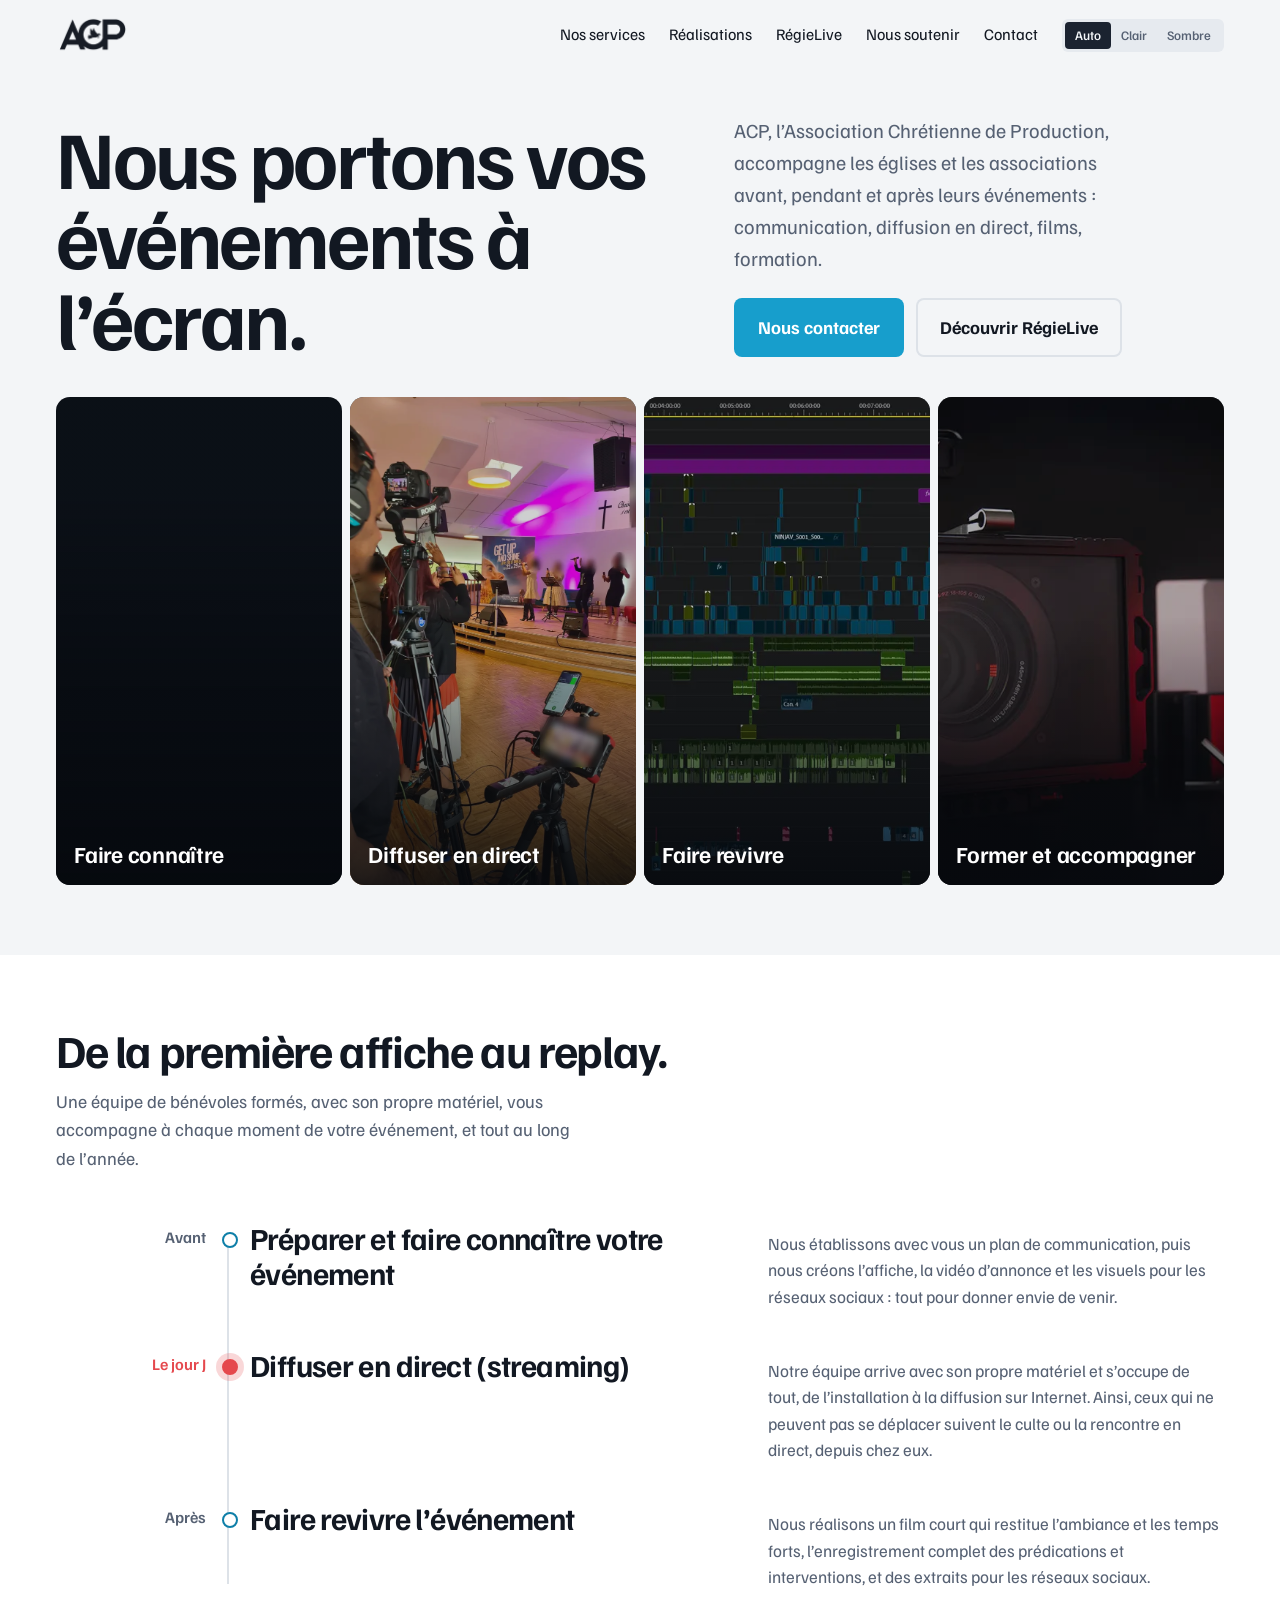
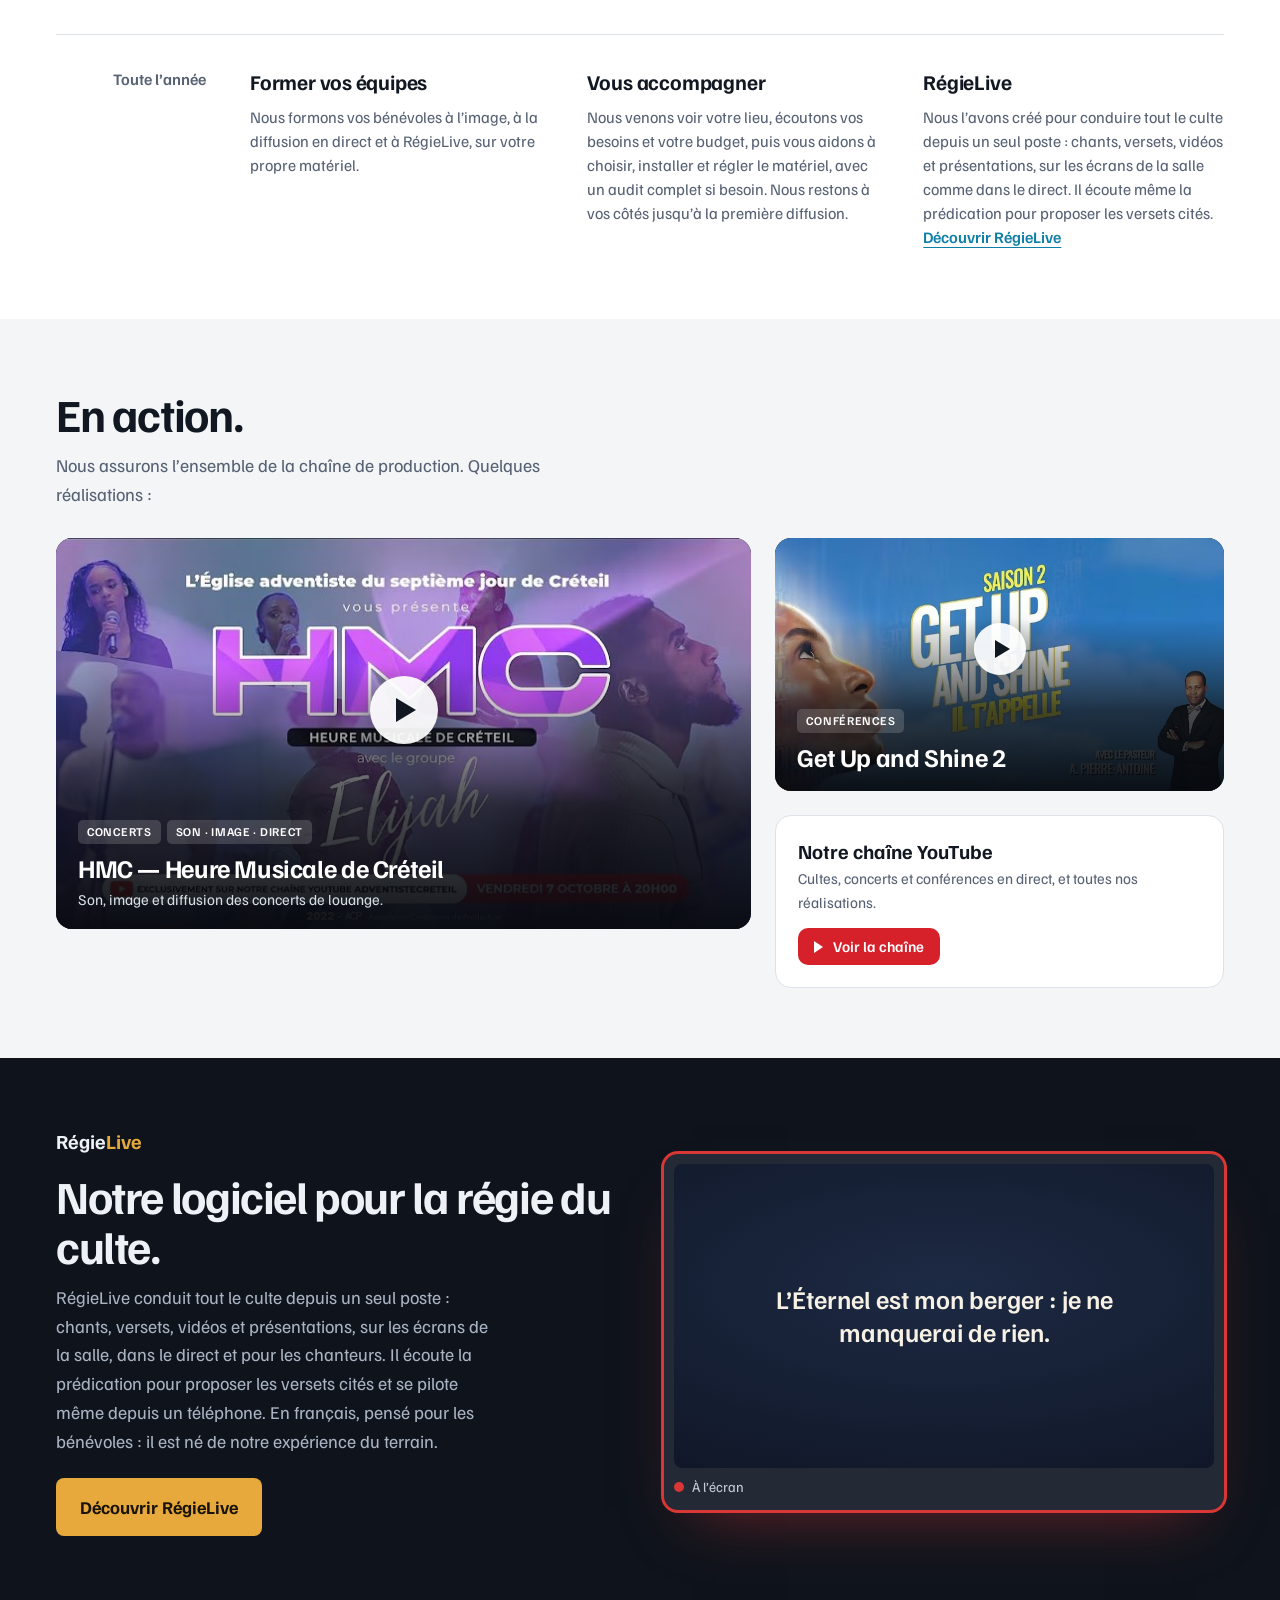
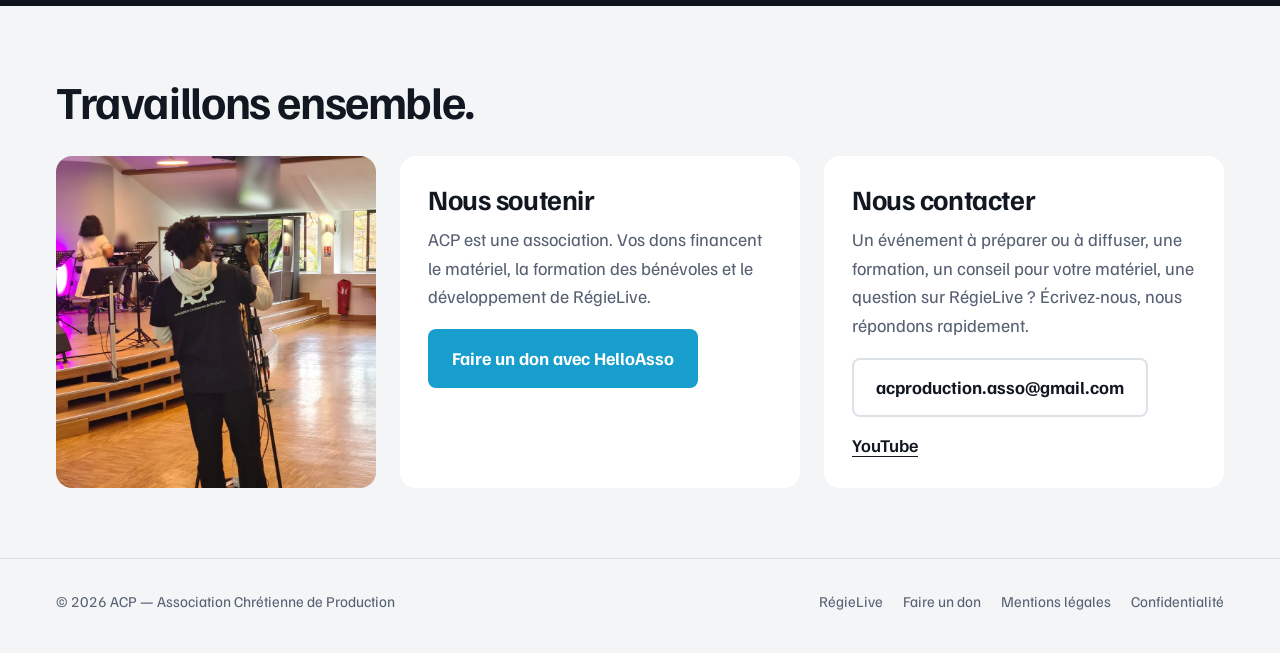
<file: index.html>
<!doctype html>
<html lang="fr"><head><meta charset="utf-8"><meta name="viewport" content="width=device-width,initial-scale=1">
<meta name="darkreader-lock"><!-- le site a ses propres thèmes clair et sombre : Dark Reader ne le modifie pas -->
<meta name="color-scheme" content="light dark"><meta name="theme-color" content="#179ecc">
<title>ACP — Association Chrétienne de Production</title>
<meta name="description" content="ACP accompagne les églises et les associations avant, pendant et après leurs événements : communication, diffusion en direct, films, formation. Éditeur de RégieLive.">
<link rel="canonical" href="https://acproduction-asso.github.io/">
<meta property="og:type" content="website"><meta property="og:locale" content="fr_FR"><meta property="og:site_name" content="ACP">
<meta property="og:title" content="ACP — Association Chrétienne de Production"><meta property="og:description" content="ACP accompagne les églises et les associations avant, pendant et après leurs événements : communication, diffusion en direct, films, formation. Éditeur de RégieLive."><meta property="og:url" content="https://acproduction-asso.github.io/"><meta property="og:image" content="https://acproduction-asso.github.io/img/direct.webp">
<link rel="icon" href="img/icone-32.png" sizes="32x32" type="image/png"><link rel="icon" href="img/icone-192.png" sizes="192x192" type="image/png"><link rel="apple-touch-icon" href="img/icone-180.png">
<link rel="preload" href="assets/polices/familjen-grotesk-latin-wght-normal.woff2" as="font" type="font/woff2" crossorigin>
<link rel="stylesheet" href="assets/site.css">
<script>try{const t=localStorage.getItem("acp-theme");if(t==="clair"||t==="sombre")document.documentElement.dataset.theme=t;}catch(_){}</script>
</head><body>
<a class="skip" href="#contenu">Aller au contenu</a>
<header class="l"><a class="logo" href="index.html" aria-label="ACP, accueil"><img class="lf" src="img/logo-fonce.png" alt="ACP" width="73" height="38"><img class="lb" src="img/logo-blanc.png" alt="ACP" width="73" height="38"></a>
 <nav aria-label="Menu principal"><a href="index.html#services">Nos services</a><a href="index.html#realisations">Réalisations</a><a href="index.html#regielive">RégieLive</a><a href="index.html#soutenir">Nous soutenir</a><a href="index.html#contact">Contact</a>
  <div class="theme" role="group" aria-label="Apparence"><button data-t="auto">Auto</button><button data-t="clair">Clair</button><button data-t="sombre">Sombre</button></div>
  <details class="menu-m"><summary>Menu</summary><div><a href="index.html#services">Nos services</a><a href="index.html#realisations">Réalisations</a><a href="index.html#regielive">RégieLive</a><a href="index.html#soutenir">Nous soutenir</a><a href="index.html#contact">Contact</a></div></details></nav>
</header>
<main id="contenu">

<section class="hero l">
 <h1>Nous portons vos événements à l’écran.</h1>
 <div><p class="lead">ACP, l’Association Chrétienne de Production, accompagne les églises et les associations avant, pendant et après leurs événements : communication, diffusion en direct, films, formation.</p>
 <div class="cta"><a class="btn" href="#contact">Nous contacter</a><a class="btn alt" href="#regielive">Découvrir RégieLive</a></div></div>
</section>
<section class="l" aria-label="Ce que nous faisons"><div class="bandes"><a class="bd print" href="#services"><div class="diapo" aria-hidden="true"><img src="img/print-1.webp" alt="" loading="lazy" style="animation-delay:0s"><img src="img/print-2.webp" alt="" loading="lazy" style="animation-delay:5s"><img src="img/print-3.webp" alt="" loading="lazy" style="animation-delay:10s"><img src="img/print-4.webp" alt="" loading="lazy" style="animation-delay:15s"><img src="img/print-5.webp" alt="" loading="lazy" style="animation-delay:20s"><img src="img/print-6.webp" alt="" loading="lazy" style="animation-delay:25s"><img src="img/print-7.webp" alt="" loading="lazy" style="animation-delay:30s"><img src="img/print-8.webp" alt="" loading="lazy" style="animation-delay:35s"><img src="img/print-9.webp" alt="" loading="lazy" style="animation-delay:40s"><img src="img/print-10.webp" alt="" loading="lazy" style="animation-delay:45s"></div><span><b>Faire connaître</b><small>Affiches, programmes, visuels pour les réseaux.</small></span></a><a class="bd direct" href="#services"><video src="img/direct.mp4" poster="img/direct-photo.webp" muted loop playsinline preload="none" aria-hidden="true"></video><span><b>Diffuser en direct</b><small>Cultes, conférences et concerts en streaming.</small></span></a><a class="bd videos" href="#services"><video src="img/videos.mp4" poster="img/montage.webp" muted loop playsinline preload="none" aria-hidden="true"></video><span><b>Faire revivre</b><small>Films de vos événements, temps forts, extraits.</small></span></a><a class="bd formation" href="#services"><img src="img/conseil.webp" alt="" loading="lazy"><span><b>Former et accompagner</b><small>Vos bénévoles, votre matériel, votre installation.</small></span></a></div></section>

<section class="sec l blanc" id="services">
 <h2>De la première affiche au replay.</h2>
 <p class="intro">Une équipe de bénévoles formés, avec son propre matériel, vous accompagne à chaque moment de votre événement, et tout au long de l’année.</p>
 <div class="fil">
  <div class="fil-moment"><p class="fil-quand">Avant</p><div class="fil-corps"><h3>Préparer et faire connaître votre événement</h3><p>Nous établissons avec vous un plan de communication, puis nous créons l’affiche, la vidéo d’annonce et les visuels pour les réseaux sociaux : tout pour donner envie de venir.</p></div></div>
  <div class="fil-moment fil-jour"><p class="fil-quand">Le jour J</p><div class="fil-corps"><h3>Diffuser en direct (streaming)</h3><p>Notre équipe arrive avec son propre matériel et s’occupe de tout, de l’installation à la diffusion sur Internet. Ainsi, ceux qui ne peuvent pas se déplacer suivent le culte ou la rencontre en direct, depuis chez eux.</p></div></div>
  <div class="fil-moment"><p class="fil-quand">Après</p><div class="fil-corps"><h3>Faire revivre l’événement</h3><p>Nous réalisons un film court qui restitue l’ambiance et les temps forts, l’enregistrement complet des prédications et interventions, et des extraits pour les réseaux sociaux.</p></div></div>
 </div>
 <div class="annee"><p class="fil-quand">Toute l’année</p>
  <div class="annee-l">
   <div><h3>Former vos équipes</h3><p>Nous formons vos bénévoles à l’image, à la diffusion en direct et à RégieLive, sur votre propre matériel.</p></div>
   <div><h3>Vous accompagner</h3><p>Nous venons voir votre lieu, écoutons vos besoins et votre budget, puis vous aidons à choisir, installer et régler le matériel, avec un audit complet si besoin. Nous restons à vos côtés jusqu’à la première diffusion.</p></div>
   <div><h3>RégieLive</h3><p>Nous l’avons créé pour conduire tout le culte depuis un seul poste : chants, versets, vidéos et présentations, sur les écrans de la salle comme dans le direct. Il écoute même la prédication pour proposer les versets cités. <a href="#regielive">Découvrir RégieLive</a></p></div>
  </div>
 </div>
</section>

<section class="sec l" id="realisations">
 <h2>En action.</h2>
 <p class="intro">Nous assurons l’ensemble de la chaîne de production. Quelques réalisations :</p>
 <div class="yta">
  <a class="vcard" href="https://www.youtube.com/watch?v=nbP82Gg2RRs&amp;list=PLLwykyAzoQJM_ZasWhszNxsg_zGFZdQL4" target="_blank" rel="noopener"><img src="img/hmc.jpg" alt="" loading="lazy"><span class="play" aria-hidden="true"></span><span class="txt"><span class="tag">Concerts</span><span class="tag">Son · Image · Direct</span><h3>HMC — Heure Musicale de Créteil</h3><p>Son, image et diffusion des concerts de louange.</p></span></a>
  <div class="side">
   <a class="vcard" href="https://www.youtube.com/playlist?list=PLJXHyFn4zP2V0GLiK73MnV6hnrPxbQt6s" target="_blank" rel="noopener"><img src="img/conference.jpg" alt="" loading="lazy"><span class="play" aria-hidden="true"></span><span class="txt"><span class="tag">Conférences</span><h3>Get Up and Shine 2</h3></span></a>
   <div class="chaine"><div><b>Notre chaîne YouTube</b><p>Cultes, concerts et conférences en direct, et toutes nos réalisations.</p></div><a class="btnyt" href="https://www.youtube.com/channel/UCSpr7Q7mBJWaFpqFQJfIE9g" target="_blank" rel="noopener"><i aria-hidden="true"></i>Voir la chaîne</a></div>
  </div>
 </div>
</section>

<section class="sec l rl" id="regielive">
 <div><span class="marque">Régie<b>Live</b></span><h2>Notre logiciel pour la régie du culte.</h2>
 <p>RégieLive conduit tout le culte depuis un seul poste : chants, versets, vidéos et présentations, sur les écrans de la salle, dans le direct et pour les chanteurs. Il écoute la prédication pour proposer les versets cités et se pilote même depuis un téléphone. En français, pensé pour les bénévoles : il est né de notre expérience du terrain.</p>
 <a class="btn" href="https://regielive.github.io" target="_blank" rel="noopener">Découvrir RégieLive</a></div>
 <div class="ecr" aria-hidden="true"><div>L’Éternel est mon berger : je ne manquerai de rien.</div><small>À l’écran</small></div>
</section>

<section class="sec l">
 <h2>Travaillons ensemble.</h2>
 <div class="deux avec-photo">
  <figure class="equipe"><img src="img/equipe.webp" alt="Un cadreur d’ACP pendant un culte" loading="lazy"></figure>
  <div class="boite" id="soutenir"><h3>Nous soutenir</h3><p>ACP est une association. Vos dons financent le matériel, la formation des bénévoles et le développement de RégieLive.</p><a class="btn" href="https://www.helloasso.com/associations/acp-association-chretienne-de-production/formulaires/1" target="_blank" rel="noopener">Faire un don avec HelloAsso</a></div>
  <div class="boite" id="contact"><h3>Nous contacter</h3><p>Un événement à préparer ou à diffuser, une formation, un conseil pour votre matériel, une question sur RégieLive ? Écrivez-nous, nous répondons rapidement.</p><a class="btn alt" href="mailto:acproduction.asso@gmail.com">acproduction.asso@gmail.com</a>
   <div class="reseaux"><a href="https://www.youtube.com/channel/UCSpr7Q7mBJWaFpqFQJfIE9g" target="_blank" rel="noopener">YouTube</a></div></div>
 </div>
</section>

</main>
<footer class="l"><span>© 2026 ACP — Association Chrétienne de Production</span><nav aria-label="Pied de page"><a href="https://regielive.github.io" target="_blank" rel="noopener">RégieLive</a><a href="https://www.helloasso.com/associations/acp-association-chretienne-de-production/formulaires/1" target="_blank" rel="noopener">Faire un don</a><a href="mentions-legales.html">Mentions légales</a><a href="confidentialite.html">Confidentialité</a></nav></footer>
<script src="assets/theme.js"></script>
<script src='assets/accueil.js'></script>
</body></html>
</file>
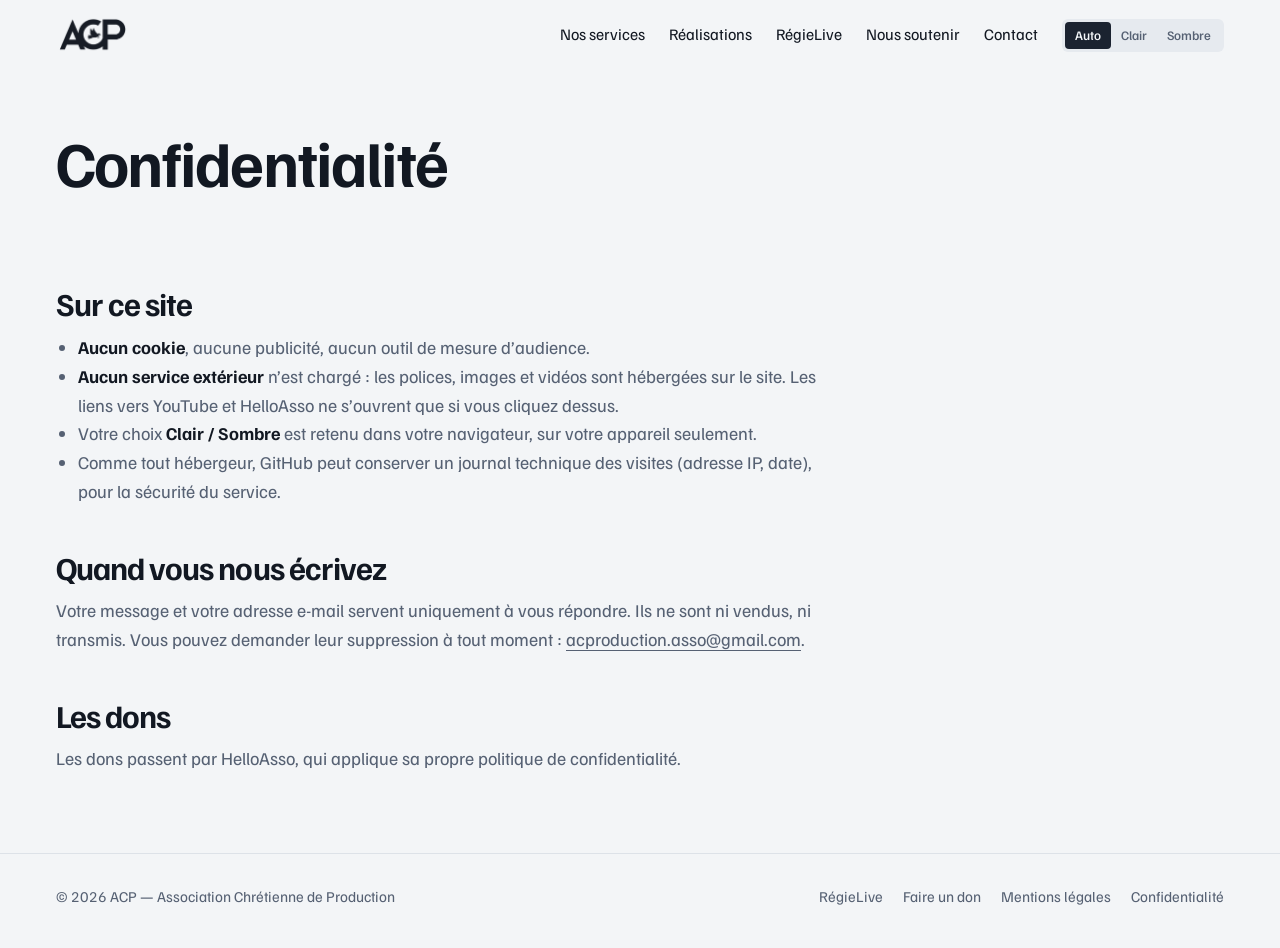
<file: confidentialite.html>
<!doctype html>
<html lang="fr"><head><meta charset="utf-8"><meta name="viewport" content="width=device-width,initial-scale=1">
<meta name="darkreader-lock"><!-- le site a ses propres thèmes clair et sombre : Dark Reader ne le modifie pas -->
<meta name="color-scheme" content="light dark"><meta name="theme-color" content="#179ecc">
<title>Confidentialité — ACP</title>
<meta name="description" content="Pas de cookie, pas de mesure d’audience sur le site d’ACP.">
<link rel="canonical" href="https://acproduction-asso.github.io/confidentialite.html">
<meta property="og:type" content="website"><meta property="og:locale" content="fr_FR"><meta property="og:site_name" content="ACP">
<meta property="og:title" content="Confidentialité — ACP"><meta property="og:description" content="Pas de cookie, pas de mesure d’audience sur le site d’ACP."><meta property="og:url" content="https://acproduction-asso.github.io/confidentialite.html"><meta property="og:image" content="https://acproduction-asso.github.io/img/direct.webp">
<link rel="icon" href="img/icone-32.png" sizes="32x32" type="image/png"><link rel="icon" href="img/icone-192.png" sizes="192x192" type="image/png"><link rel="apple-touch-icon" href="img/icone-180.png">
<link rel="preload" href="assets/polices/familjen-grotesk-latin-wght-normal.woff2" as="font" type="font/woff2" crossorigin>
<link rel="stylesheet" href="assets/site.css">
<script>try{const t=localStorage.getItem("acp-theme");if(t==="clair"||t==="sombre")document.documentElement.dataset.theme=t;}catch(_){}</script>
</head><body>
<a class="skip" href="#contenu">Aller au contenu</a>
<header class="l"><a class="logo" href="index.html" aria-label="ACP, accueil"><img class="lf" src="img/logo-fonce.png" alt="ACP" width="73" height="38"><img class="lb" src="img/logo-blanc.png" alt="ACP" width="73" height="38"></a>
 <nav aria-label="Menu principal"><a href="index.html#services">Nos services</a><a href="index.html#realisations">Réalisations</a><a href="index.html#regielive">RégieLive</a><a href="index.html#soutenir">Nous soutenir</a><a href="index.html#contact">Contact</a>
  <div class="theme" role="group" aria-label="Apparence"><button data-t="auto">Auto</button><button data-t="clair">Clair</button><button data-t="sombre">Sombre</button></div>
  <details class="menu-m"><summary>Menu</summary><div><a href="index.html#services">Nos services</a><a href="index.html#realisations">Réalisations</a><a href="index.html#regielive">RégieLive</a><a href="index.html#soutenir">Nous soutenir</a><a href="index.html#contact">Contact</a></div></details></nav>
</header>
<main id="contenu">

<section class="page-head l"><h1>Confidentialité</h1></section>
<div class="l prose">
<h2>Sur ce site</h2>
<ul><li><strong>Aucun cookie</strong>, aucune publicité, aucun outil de mesure d’audience.</li>
<li><strong>Aucun service extérieur</strong> n’est chargé : les polices, images et vidéos sont hébergées sur le site. Les liens vers YouTube et HelloAsso ne s’ouvrent que si vous cliquez dessus.</li>
<li>Votre choix <strong>Clair / Sombre</strong> est retenu dans votre navigateur, sur votre appareil seulement.</li>
<li>Comme tout hébergeur, GitHub peut conserver un journal technique des visites (adresse IP, date), pour la sécurité du service.</li></ul>
<h2>Quand vous nous écrivez</h2>
<p>Votre message et votre adresse e-mail servent uniquement à vous répondre. Ils ne sont ni vendus, ni transmis. Vous pouvez demander leur suppression à tout moment : <a href="mailto:acproduction.asso@gmail.com">acproduction.asso@gmail.com</a>.</p>
<h2>Les dons</h2>
<p>Les dons passent par HelloAsso, qui applique sa propre politique de confidentialité.</p></div>
</main>
<footer class="l"><span>© 2026 ACP — Association Chrétienne de Production</span><nav aria-label="Pied de page"><a href="https://regielive.github.io" target="_blank" rel="noopener">RégieLive</a><a href="https://www.helloasso.com/associations/acp-association-chretienne-de-production/formulaires/1" target="_blank" rel="noopener">Faire un don</a><a href="mentions-legales.html">Mentions légales</a><a href="confidentialite.html">Confidentialité</a></nav></footer>
<script src="assets/theme.js"></script>

</body></html>
</file>
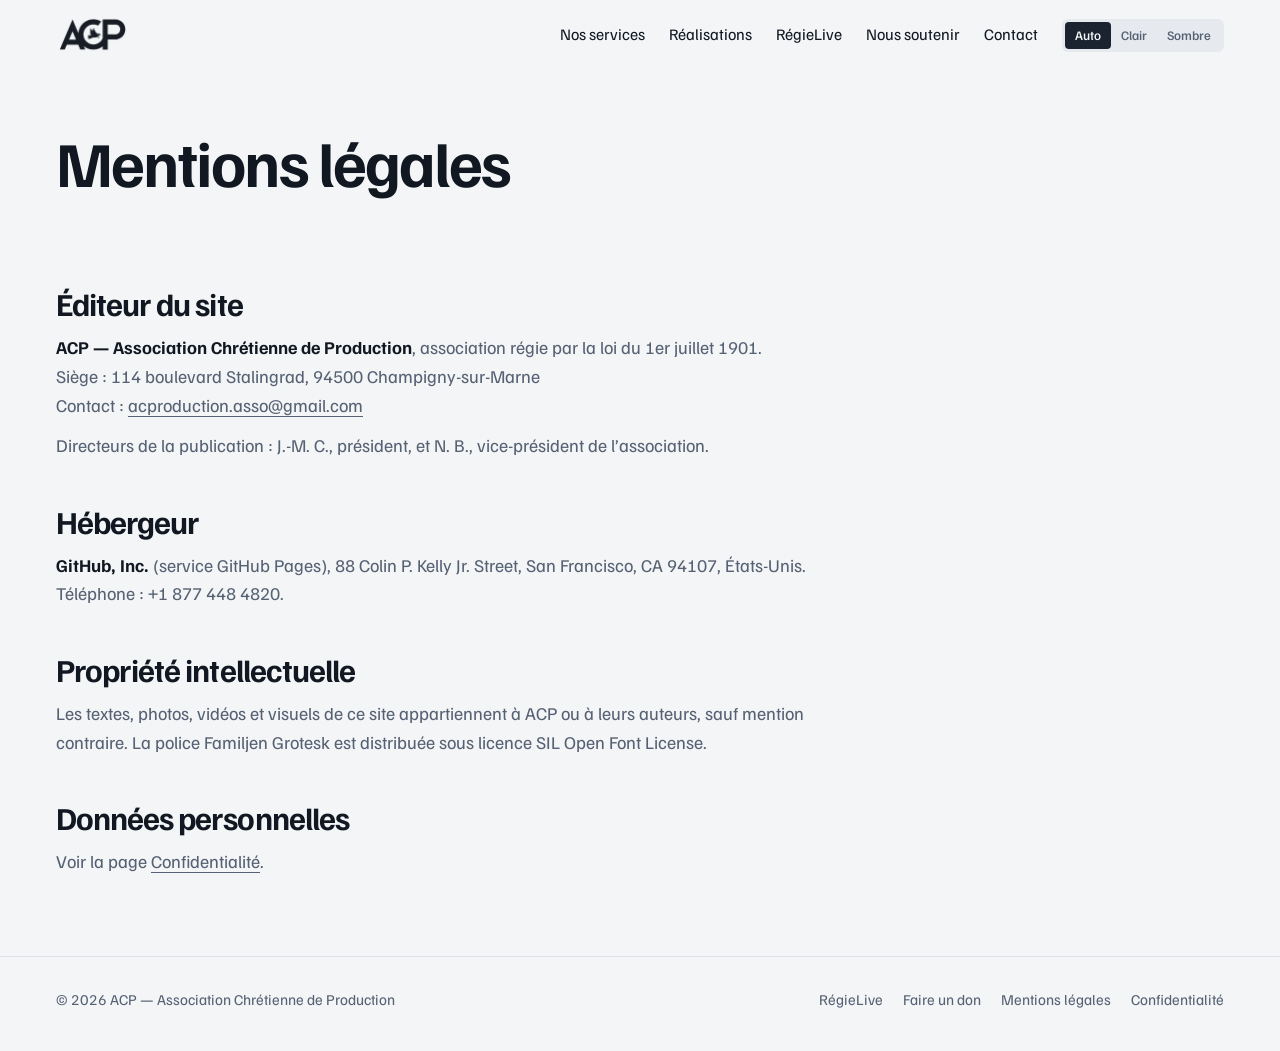
<file: mentions-legales.html>
<!doctype html>
<html lang="fr"><head><meta charset="utf-8"><meta name="viewport" content="width=device-width,initial-scale=1">
<meta name="darkreader-lock"><!-- le site a ses propres thèmes clair et sombre : Dark Reader ne le modifie pas -->
<meta name="color-scheme" content="light dark"><meta name="theme-color" content="#179ecc">
<title>Mentions légales — ACP</title>
<meta name="description" content="Mentions légales du site d’ACP.">
<link rel="canonical" href="https://acproduction-asso.github.io/mentions-legales.html">
<meta property="og:type" content="website"><meta property="og:locale" content="fr_FR"><meta property="og:site_name" content="ACP">
<meta property="og:title" content="Mentions légales — ACP"><meta property="og:description" content="Mentions légales du site d’ACP."><meta property="og:url" content="https://acproduction-asso.github.io/mentions-legales.html"><meta property="og:image" content="https://acproduction-asso.github.io/img/direct.webp">
<link rel="icon" href="img/icone-32.png" sizes="32x32" type="image/png"><link rel="icon" href="img/icone-192.png" sizes="192x192" type="image/png"><link rel="apple-touch-icon" href="img/icone-180.png">
<link rel="preload" href="assets/polices/familjen-grotesk-latin-wght-normal.woff2" as="font" type="font/woff2" crossorigin>
<link rel="stylesheet" href="assets/site.css">
<script>try{const t=localStorage.getItem("acp-theme");if(t==="clair"||t==="sombre")document.documentElement.dataset.theme=t;}catch(_){}</script>
</head><body>
<a class="skip" href="#contenu">Aller au contenu</a>
<header class="l"><a class="logo" href="index.html" aria-label="ACP, accueil"><img class="lf" src="img/logo-fonce.png" alt="ACP" width="73" height="38"><img class="lb" src="img/logo-blanc.png" alt="ACP" width="73" height="38"></a>
 <nav aria-label="Menu principal"><a href="index.html#services">Nos services</a><a href="index.html#realisations">Réalisations</a><a href="index.html#regielive">RégieLive</a><a href="index.html#soutenir">Nous soutenir</a><a href="index.html#contact">Contact</a>
  <div class="theme" role="group" aria-label="Apparence"><button data-t="auto">Auto</button><button data-t="clair">Clair</button><button data-t="sombre">Sombre</button></div>
  <details class="menu-m"><summary>Menu</summary><div><a href="index.html#services">Nos services</a><a href="index.html#realisations">Réalisations</a><a href="index.html#regielive">RégieLive</a><a href="index.html#soutenir">Nous soutenir</a><a href="index.html#contact">Contact</a></div></details></nav>
</header>
<main id="contenu">

<section class="page-head l"><h1>Mentions légales</h1></section>
<div class="l prose">
<h2>Éditeur du site</h2>
<p><strong>ACP — Association Chrétienne de Production</strong>, association régie par la loi du 1er juillet 1901.<br>Siège : 114 boulevard Stalingrad, 94500 Champigny-sur-Marne<br>Contact : <a href="mailto:acproduction.asso@gmail.com">acproduction.asso@gmail.com</a></p>
<p>Directeurs de la publication : J.-M. C., président, et N. B., vice-président de l’association.</p>
<h2>Hébergeur</h2>
<p><strong>GitHub, Inc.</strong> (service GitHub Pages), 88 Colin P. Kelly Jr. Street, San Francisco, CA 94107, États-Unis. Téléphone : +1 877 448 4820.</p>
<h2>Propriété intellectuelle</h2>
<p>Les textes, photos, vidéos et visuels de ce site appartiennent à ACP ou à leurs auteurs, sauf mention contraire. La police Familjen Grotesk est distribuée sous licence SIL Open Font License.</p>
<h2>Données personnelles</h2>
<p>Voir la page <a href="confidentialite.html">Confidentialité</a>.</p></div>
</main>
<footer class="l"><span>© 2026 ACP — Association Chrétienne de Production</span><nav aria-label="Pied de page"><a href="https://regielive.github.io" target="_blank" rel="noopener">RégieLive</a><a href="https://www.helloasso.com/associations/acp-association-chretienne-de-production/formulaires/1" target="_blank" rel="noopener">Faire un don</a><a href="mentions-legales.html">Mentions légales</a><a href="confidentialite.html">Confidentialité</a></nav></footer>
<script src="assets/theme.js"></script>

</body></html>
</file>
<file: assets/site.css>
@font-face{font-family:'Familjen Grotesk Variable';font-style:normal;font-display:swap;font-weight:400 700;src:url(polices/familjen-grotesk-latin-wght-normal.woff2) format('woff2-variations');unicode-range: U+0000-00FF,U+0131,U+0152-0153,U+02BB-02BC,U+02C6,U+02DA,U+02DC,U+0304,U+0308,U+0329,U+2000-206F,U+20AC,U+2122,U+2191,U+2193,U+2212,U+2215,U+FEFF,U+FFFD}
@font-face{font-family:'Familjen Grotesk Variable';font-style:normal;font-display:swap;font-weight:400 700;src:url(polices/familjen-grotesk-latin-ext-wght-normal.woff2) format('woff2-variations');unicode-range: U+0100-02BA,U+02BD-02C5,U+02C7-02CC,U+02CE-02D7,U+02DD-02FF,U+0304,U+0308,U+0329,U+1D00-1DBF,U+1E00-1E9F,U+1EF2-1EFF,U+2020,U+20A0-20AB,U+20AD-20C0,U+2113,U+2C60-2C7F,U+A720-A7FF}
/* ===== ACP — même socle que RégieLive, identité propre : bleu ACP, titres en Familjen Grotesk ===== */
:root{--fond:#f3f5f7;--carte:#ffffff;--encre:#121822;--doux:#566173;--trait:#dde2e8;--panneau:#e6eaef;--bleu:#0f7fa8;--bleuF:#179ecc;--touche:#1b2330;--toucheT:#f3f6f9}
@media (prefers-color-scheme:dark){:root:not([data-theme="clair"]){--fond:#10151d;--carte:#18202b;--encre:#eef2f7;--doux:#a3adbd;--trait:#2a3340;--panneau:#1f2834;--bleu:#4cc0ea;--touche:#2a3442}}
:root[data-theme="sombre"]{--fond:#10151d;--carte:#18202b;--encre:#eef2f7;--doux:#a3adbd;--trait:#2a3340;--panneau:#1f2834;--bleu:#4cc0ea;--touche:#2a3442}
*{box-sizing:border-box;margin:0}
html{background:var(--fond);color-scheme:light;scroll-behavior:smooth}
@media (prefers-color-scheme:dark){html:not([data-theme="clair"]){color-scheme:dark}}
html[data-theme="sombre"]{color-scheme:dark}
@media (prefers-reduced-motion:reduce){html{scroll-behavior:auto}}
body{color:var(--encre);font:400 18px/1.6 "Familjen Grotesk Variable",system-ui,sans-serif}
a{color:inherit;text-underline-offset:4px}
.l{padding-left:clamp(16px,5vw,56px);padding-right:clamp(16px,5vw,56px)}
.skip{position:absolute;left:-999px;top:8px;background:var(--bleuF);color:#fff;padding:8px 12px;border-radius:6px;z-index:10}.skip:focus{left:8px}
:focus-visible{outline:3px solid var(--bleuF);outline-offset:3px}
h1,h2{font-family:"Familjen Grotesk Variable",system-ui,sans-serif;font-weight:700;letter-spacing:-.03em}
h2{font-size:clamp(32px,3.6vw,50px);line-height:1.08}
.a-completer{background:#ffe58a;color:#3a2c00;padding:1px 5px;border-radius:4px;font-weight:600;font-family:"Familjen Grotesk Variable"}
/* en-tête */
header{display:flex;justify-content:space-between;align-items:center;gap:16px;padding-top:16px;padding-bottom:16px}
.logo img{height:38px;width:auto;display:block}
.logo .lb{display:none}
@media (prefers-color-scheme:dark){:root:not([data-theme="clair"]) .logo .lf{display:none}:root:not([data-theme="clair"]) .logo .lb{display:block}}
:root[data-theme="sombre"] .logo .lf{display:none}:root[data-theme="sombre"] .logo .lb{display:block}
nav{display:flex;gap:24px;align-items:center;font-size:16px}nav a{text-decoration:none}nav a:hover{text-decoration:underline}
.theme{display:flex;background:var(--panneau);border-radius:6px;padding:3px}
.theme button{border:0;background:transparent;color:var(--doux);font:500 13px/1 "Familjen Grotesk Variable";padding:7px 10px;border-radius:4px;cursor:pointer}
.theme button[aria-pressed="true"]{background:var(--touche);color:var(--toucheT)}
.menu-m{display:none;position:relative}
.menu-m summary{list-style:none;cursor:pointer;font-weight:600;font-size:15px;padding:9px 12px;border-radius:6px;background:var(--panneau)}
.menu-m summary::-webkit-details-marker{display:none}
.menu-m div{position:absolute;right:0;top:calc(100% + 6px);background:var(--carte);border-radius:12px;padding:8px;min-width:220px;box-shadow:0 20px 40px -18px rgba(10,15,25,.45);display:flex;flex-direction:column;z-index:20}
.menu-m div a{padding:10px 12px;border-radius:8px}.menu-m div a:hover{background:var(--fond)}
@media (max-width:900px){.menu-m{display:block}header nav>a{display:none}}
.btn{display:inline-block;padding:15px 24px;border-radius:8px;background:var(--bleuF);color:#fff;font-weight:700;text-decoration:none;transition:transform .15s}.btn:hover{transform:translateY(-1px)}
.btn.alt{background:transparent;color:var(--encre);box-shadow:inset 0 0 0 2px var(--trait)}.btn.alt:hover{box-shadow:inset 0 0 0 2px var(--encre)}
/* accueil */
.hero{padding-top:44px;padding-bottom:40px;display:grid;grid-template-columns:1.3fr 1fr;gap:40px;align-items:end}
.hero h1{font-size:clamp(46px,6.4vw,96px);line-height:.98;max-width:13ch}
.hero .lead{color:var(--doux);font-size:20px;max-width:38ch}
.cta{margin-top:24px;display:flex;gap:12px;flex-wrap:wrap}
@media (max-width:900px){.hero{grid-template-columns:1fr;align-items:start}}
/* galerie en bandes : chaque bande s'élargit au survol ou au clavier ; empilées sur téléphone */
.bandes{display:flex;gap:8px;height:min(62vh,560px);padding-bottom:70px}
.bd{position:relative;flex:1;border-radius:14px;overflow:hidden;background:#0c1118;color:#fff;text-decoration:none;transition:flex-grow .7s cubic-bezier(.4,0,.2,1);min-width:0}
.bd img,.bd video{position:absolute;inset:0;width:100%;height:100%;object-fit:cover;opacity:.8;transition:opacity .4s,transform 6s ease}
.bd::after{content:"";position:absolute;inset:0;background:linear-gradient(0deg,rgba(6,9,14,.85),rgba(6,9,14,0) 55%)}
.bd span{position:absolute;left:18px;right:18px;bottom:18px;z-index:1}
.bd b{display:block;font:650 clamp(20px,1.8vw,28px)/1.1 "Familjen Grotesk Variable",system-ui,sans-serif;letter-spacing:-.01em;white-space:nowrap;overflow:hidden;text-overflow:ellipsis}
.bd small{display:block;font-size:14.5px;opacity:0;max-height:0;transition:opacity .4s,max-height .4s;color:#dfe6ee}
.bandes:hover .bd,.bandes:focus-within .bd{flex-grow:1}
.bandes .bd:hover,.bandes .bd:focus-visible{flex-grow:4}
.bd:hover img,.bd:focus-visible img{opacity:1;transform:scale(1.04)}
.bd:hover small,.bd:focus-visible small{opacity:1;max-height:60px}
/* Print / Web : diaporama lent en fondu, 7 visuels de 5 s chacun */
.diapo{position:absolute;inset:0}
.bd.print::after{background:linear-gradient(0deg,rgba(6,9,14,.94),rgba(6,9,14,.55) 45%,rgba(6,9,14,.1) 80%)}
.diapo img{animation:diapo 50s linear infinite both}
@keyframes diapo{0%{opacity:0}3%{opacity:.85}10%{opacity:.85}13%{opacity:0}100%{opacity:0}}
@media (max-width:900px){.bandes{flex-direction:column;height:auto}.bd{flex:none;height:150px}.bd small{opacity:1;max-height:60px}.bandes .bd:hover{flex-grow:1}}
@media (prefers-reduced-motion:reduce){.bd,.bd img{transition:none}.diapo img{animation:none;opacity:0}.diapo img:first-child{opacity:.85}}
/* sections */
.sec{padding-top:70px;padding-bottom:70px}
.sec .intro{color:var(--doux);max-width:52ch;margin-top:12px}
.blanc{background:var(--carte)}
/* Services : conducteur de l’événement (avant, le jour J, après) puis « toute l’année » */
.fil{margin-top:48px;position:relative;--col:150px;--live:#e5484d}
.fil::before{content:"";position:absolute;left:calc(var(--col) + 21px);top:14px;bottom:44px;width:2px;background:var(--trait)}
.fil-moment{display:grid;grid-template-columns:var(--col) 1fr;column-gap:44px;padding-bottom:38px;position:relative}
.fil-moment::before{content:"";position:absolute;left:calc(var(--col) + 16px);top:11px;width:12px;height:12px;border-radius:50%;background:var(--carte);border:2px solid var(--bleu)}
.fil-quand{color:var(--doux);font-size:16px;font-weight:600;padding-top:4px;text-align:right}
.fil-corps{display:grid;grid-template-columns:minmax(0,1.05fr) minmax(0,1fr);gap:8px 40px;align-items:baseline}
.fil-corps h3{font-size:clamp(24px,2.4vw,32px);line-height:1.15;letter-spacing:-.02em;font-weight:700}
.fil-corps p{color:var(--doux);font-size:17px;line-height:1.55;max-width:46ch}
.fil-jour::before{background:var(--live);border-color:var(--live);box-shadow:0 0 0 6px color-mix(in srgb,var(--live) 22%,transparent)}
.fil-jour .fil-quand{color:var(--live)}
.annee{display:grid;grid-template-columns:150px 1fr;column-gap:44px;border-top:1px solid var(--trait);padding-top:30px;margin-top:6px}
.annee .fil-quand{padding-top:2px}
.annee-l{display:grid;grid-template-columns:repeat(3,minmax(0,1fr));gap:28px 36px}
.annee-l h3{font-size:21px;letter-spacing:-.01em}
.annee-l p{margin-top:6px;color:var(--doux);font-size:16px;line-height:1.5}
.annee-l a{color:var(--bleu);font-weight:600;white-space:nowrap}
@media (max-width:820px){
 .fil{--col:0px}.fil::before{left:5px}
 .fil-moment{grid-template-columns:1fr;padding-left:30px;column-gap:0}
 .fil-moment::before{left:0}
 .fil-quand{text-align:left;padding-top:0;margin-bottom:4px}
 .fil-corps{grid-template-columns:1fr}
 .annee{grid-template-columns:1fr}.annee .fil-quand{margin-bottom:14px}
 .annee-l{grid-template-columns:1fr}
}
/* réalisations : une vidéo à la une, une seconde et la carte de la chaîne */
.yta{display:grid;grid-template-columns:1.55fr 1fr;gap:24px;margin-top:30px}
.vcard{position:relative;display:block;border-radius:16px;overflow:hidden;color:#fff;text-decoration:none;background:#0c1118;aspect-ratio:16/9}
.vcard img{position:absolute;inset:0;width:100%;height:100%;object-fit:cover;transition:transform .6s}
.vcard:hover img,.vcard:focus-visible img{transform:scale(1.03)}
.vcard::after{content:"";position:absolute;inset:0;background:linear-gradient(0deg,rgba(6,9,14,.96),rgba(6,9,14,.72) 32%,rgba(6,9,14,0) 68%)}
.vcard .play{position:absolute;left:50%;top:44%;transform:translate(-50%,-50%);width:68px;height:68px;border-radius:50%;background:rgba(255,255,255,.92);display:grid;place-items:center;z-index:1;box-shadow:0 8px 30px rgba(0,0,0,.35);transition:transform .3s}
.vcard:hover .play{transform:translate(-50%,-50%) scale(1.08)}
.vcard .play::before{content:"";margin-left:5px;border-left:20px solid #121822;border-top:12px solid transparent;border-bottom:12px solid transparent}
.vcard .txt{position:absolute;left:22px;right:22px;bottom:18px;z-index:1}
.vcard .tag{display:inline-block;font:600 12px/1 "Familjen Grotesk Variable";letter-spacing:.06em;text-transform:uppercase;padding:6px 9px;border-radius:5px;background:rgba(255,255,255,.16);margin:0 6px 6px 0}
.vcard h3{font:700 clamp(20px,2vw,28px)/1.15 "Familjen Grotesk Variable";margin-top:4px;letter-spacing:-.015em}
.vcard p{font-size:15px;color:#d5dde7;margin-top:4px}
.side{display:grid;gap:24px;grid-template-rows:auto 1fr}
.side .vcard .play{width:52px;height:52px}.side .vcard .play::before{border-left-width:15px;border-top-width:9px;border-bottom-width:9px}
.chaine{border-radius:16px;background:var(--carte);border:1px solid var(--trait);padding:22px;display:flex;flex-direction:column;justify-content:space-between;gap:14px}
.chaine b{font:700 20px/1.2 "Familjen Grotesk Variable"}
.chaine p{color:var(--doux);font-size:15px}
.btnyt{display:inline-flex;align-items:center;gap:10px;align-self:flex-start;padding:11px 16px;border-radius:10px;background:#d6202a;color:#fff;font:600 15px/1 "Familjen Grotesk Variable";text-decoration:none}
.btnyt i{width:0;height:0;border-left:9px solid #fff;border-top:6px solid transparent;border-bottom:6px solid transparent}
@media (max-width:900px){.yta{grid-template-columns:1fr}.vcard p{display:none}.vcard .play,.side .vcard .play{top:34%;width:48px;height:48px}.vcard .play::before{border-left-width:14px;border-top-width:8px;border-bottom-width:8px}}
@media (prefers-reduced-motion:reduce){.vcard img,.vcard .play{transition:none}}
/* RégieLive : bande sombre */
.rl{background:#0f141c;color:#eef2f7;display:grid;grid-template-columns:1fr 1fr;gap:48px;align-items:center}
.rl .marque{font:700 20px/1 "Familjen Grotesk Variable"}.rl .marque b{color:#e7a93b}
.rl h2{margin-top:14px}
.rl p{color:#a9b3c2;margin-top:12px;max-width:44ch}
.rl .btn{background:#e7a93b;color:#1a1408;margin-top:22px}
.ecr{background:#232a35;border-radius:14px;padding:10px 10px 12px;box-shadow:0 0 0 3px #d93636,0 30px 60px -30px rgba(217,54,54,.5)}
.ecr div{aspect-ratio:16/9;border-radius:8px;background:radial-gradient(120% 90% at 50% 40%,#1d2a44,#0d1220);display:grid;place-items:center;text-align:center;padding:8%;color:#f6f1e4;font:600 clamp(20px,2vw,28px)/1.3 "Familjen Grotesk Variable",system-ui,sans-serif}
.ecr small{display:flex;align-items:center;gap:8px;color:#c6cdd8;font-size:14px;margin-top:8px}.ecr small::before{content:"";width:10px;height:10px;border-radius:50%;background:#d93636}
@media (max-width:900px){.rl{grid-template-columns:1fr}}
/* soutenir et contact */
.deux{display:grid;grid-template-columns:1fr 1fr;gap:24px;margin-top:30px}
.boite{background:var(--carte);border-radius:16px;padding:28px}
.boite{min-width:0}.boite .btn{max-width:100%;overflow-wrap:anywhere}
@media (max-width:420px){.boite{padding:22px}}
.boite h3{font:700 28px/1.1 "Familjen Grotesk Variable",system-ui,sans-serif;letter-spacing:-.015em}
.boite p{color:var(--doux);margin-top:10px}
.boite .btn{margin-top:18px}
.reseaux{display:flex;gap:16px;flex-wrap:wrap;margin-top:14px;font-weight:600}
@media (max-width:760px){.deux{grid-template-columns:1fr}}
/* pages intérieures */
.page-head{padding-top:40px;padding-bottom:30px}.page-head h1{font-size:clamp(40px,5vw,64px)}
.prose{padding-bottom:80px;max-width:calc(760px + 2*clamp(16px,5vw,56px))}
.prose h2{font-size:clamp(24px,2.6vw,32px);margin-top:44px}
.prose p,.prose ul{margin-top:12px;color:var(--doux)}.prose ul{padding-left:22px}.prose strong{color:var(--encre)}
.perdu{min-height:60vh;display:grid;place-content:center;text-align:center;padding:60px 16px}
footer{border-top:1px solid var(--trait);padding-top:30px;padding-bottom:40px;display:flex;justify-content:space-between;flex-wrap:wrap;gap:16px;font-size:15px;color:var(--doux)}
footer nav{gap:20px;flex-wrap:wrap;font-size:15px}

/* bouton flottant « Remonter en haut » */
.haut{position:fixed;right:18px;bottom:18px;z-index:30;width:48px;height:48px;border-radius:50%;border:0;cursor:pointer;background:var(--touche);color:var(--toucheT);display:grid;place-items:center;box-shadow:0 10px 24px -8px rgba(10,15,25,.5);opacity:0;transform:translateY(12px);pointer-events:none;transition:opacity .25s,transform .25s}
.haut.vu{opacity:.92;transform:none;pointer-events:auto}.haut:hover{opacity:1}
.haut svg{width:22px;height:22px;fill:none;stroke:currentColor;stroke-width:2.2;stroke-linecap:round;stroke-linejoin:round}
.haut:focus-visible{outline:3px solid var(--bleuF);outline-offset:3px}
#contenu:focus{outline:none}
@media (prefers-reduced-motion:reduce){.haut{transition:none}}
/* très petits téléphones (320–360 px) : l’en-tête tient sur une ligne */
@media (max-width:360px){header{gap:8px}header nav{gap:6px}.theme button{padding:6px 6px;font-size:12px}.menu-m summary{padding:8px 9px}}

/* Travaillons ensemble : photo de l’équipe à côté des deux encadrés */
.deux.avec-photo{grid-template-columns:minmax(0,.8fr) minmax(0,1fr) minmax(0,1fr)}
.equipe{margin:0;border-radius:16px;overflow:hidden;position:relative;min-height:240px}
.equipe img{position:absolute;inset:0;width:100%;height:100%;object-fit:cover;object-position:50% 35%;display:block}
@media (max-width:900px){.deux.avec-photo{grid-template-columns:1fr}.equipe{height:300px}}
</file>
